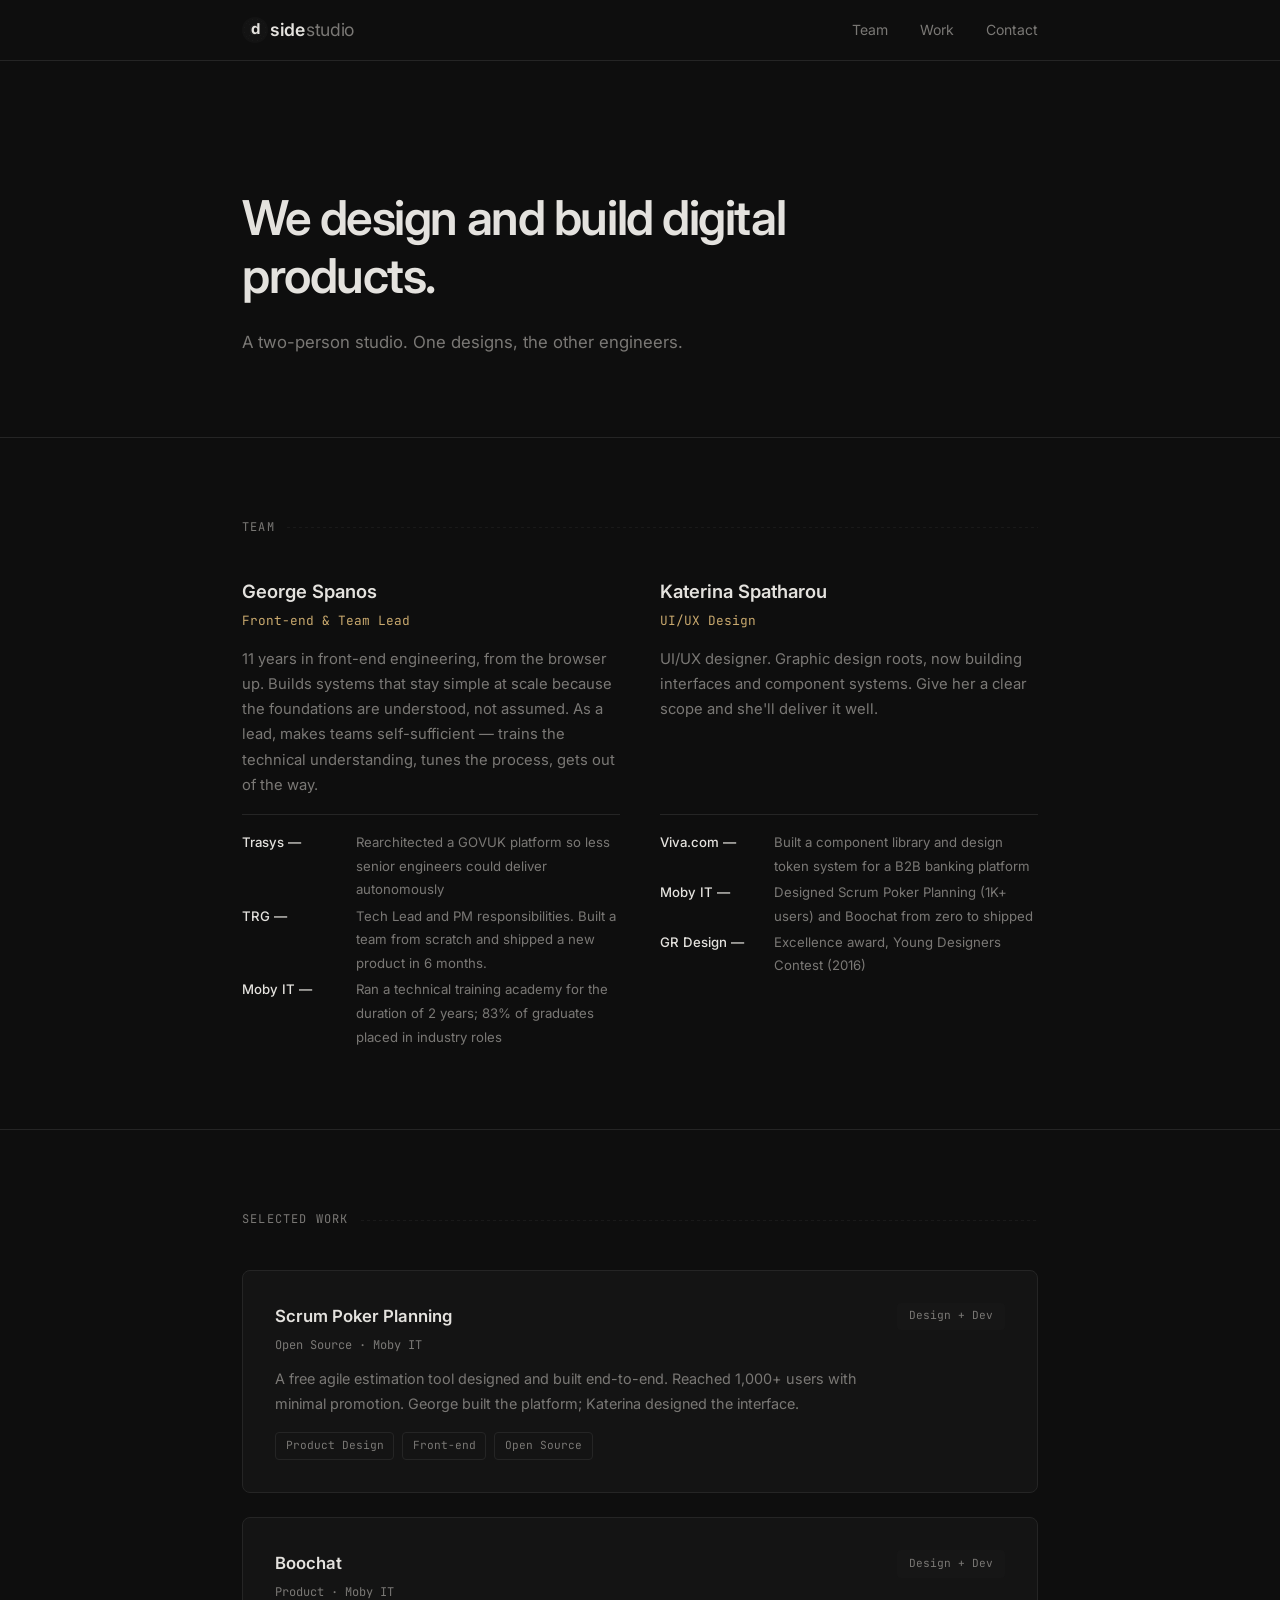
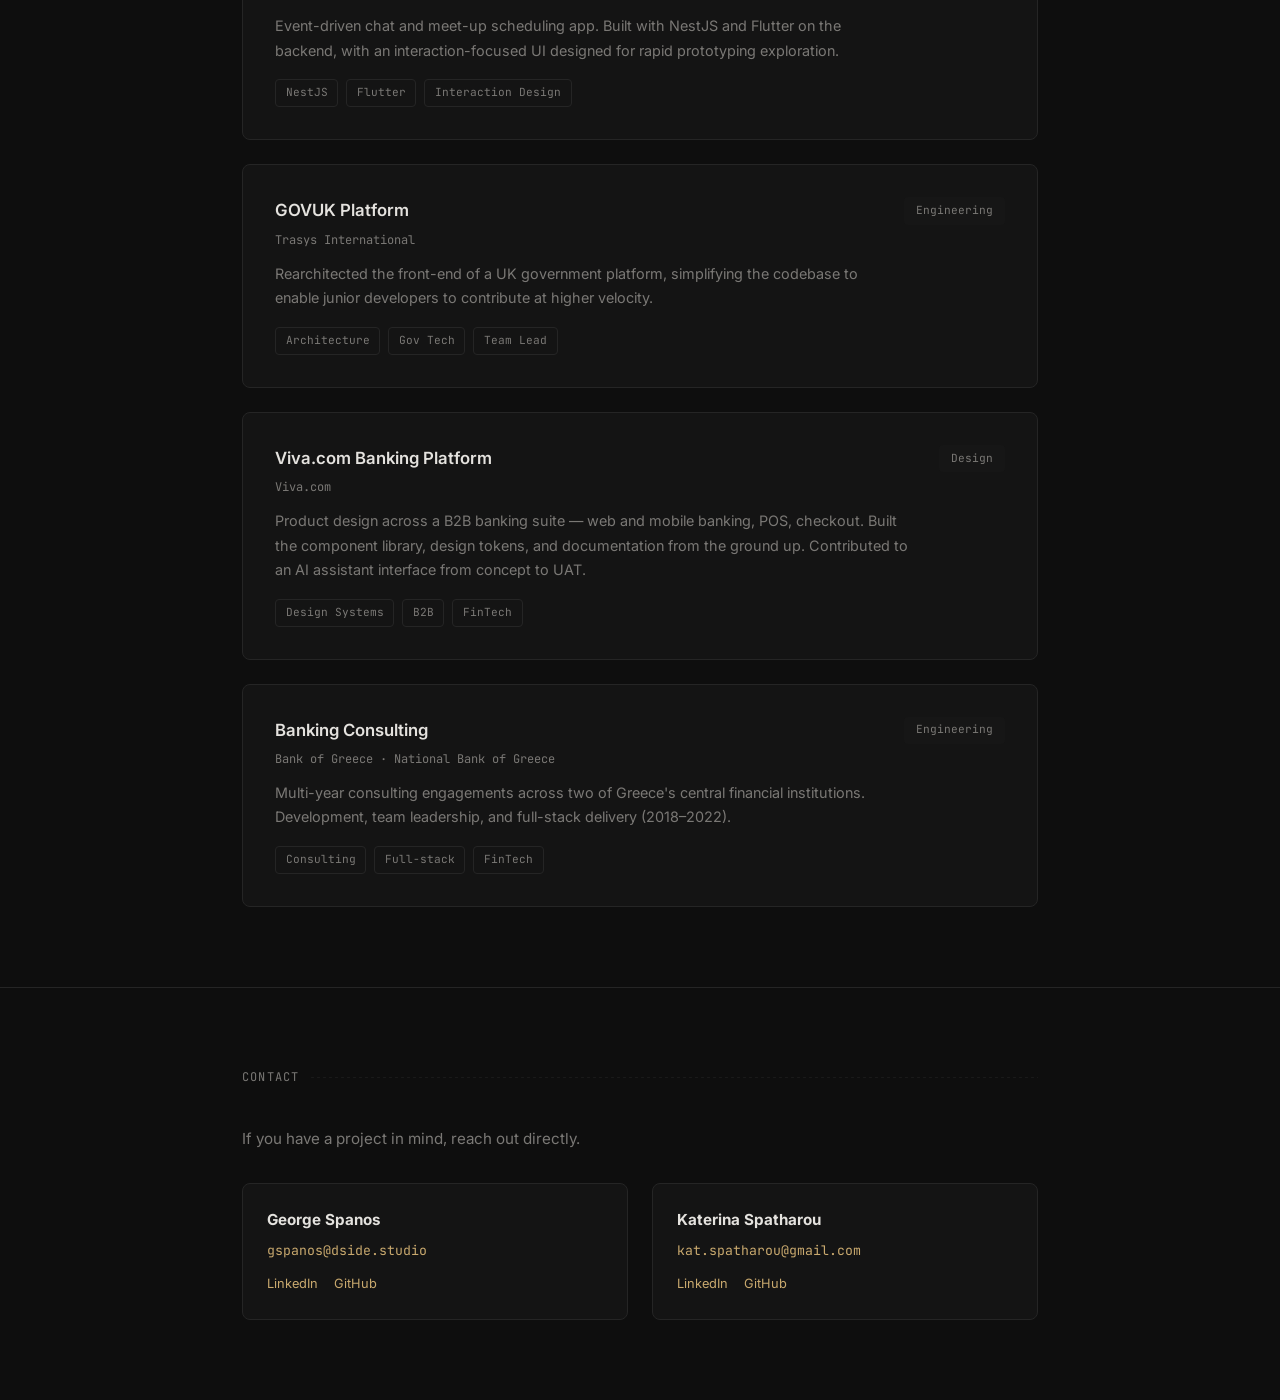
<file: site/index.html>
<!DOCTYPE html>
<html lang="en">
<head>
  <meta charset="UTF-8">
  <meta name="viewport" content="width=device-width, initial-scale=1.0">
  <title>dside studio</title>
  <link rel="preconnect" href="https://fonts.googleapis.com">
  <link rel="preconnect" href="https://fonts.gstatic.com" crossorigin>
  <link href="https://fonts.googleapis.com/css2?family=Inter:wght@400;500;600;700&family=JetBrains+Mono:wght@400;500&display=swap" rel="stylesheet">
  <link rel="stylesheet" href="style.css">
</head>
<body>

  <header>
    <nav>
      <div class="container">
        <a href="#hero" aria-label="dside studio home"><span class="vinyl-d"><b>d</b></span>side <span class="muted">studio</span></a>
        <ul>
          <li><a href="#team">Team</a></li>
          <li><a href="#work">Work</a></li>
          <li><a href="#contact">Contact</a></li>
        </ul>
      </div>
    </nav>
  </header>

  <main>

    <section id="hero">
      <div class="container">
        <h1>We design and build digital products.</h1>
        <p>A two-person studio. One designs, the other engineers.</p>
      </div>
    </section>

    <section id="team">
      <div class="container">
        <h2>Team</h2>
        <div class="team-grid">

          <article>
            <header>
              <h3>George Spanos</h3>
              <p>Front-end &amp; Team Lead</p>
            </header>
            <p>11 years in front-end engineering, from the browser up. Builds systems that stay simple at scale because the foundations are understood, not assumed. As a lead, makes teams self-sufficient &mdash; trains the technical understanding, tunes the process, gets out of the way.</p>
            <dl>
              <dt>Trasys</dt>
              <dd>Rearchitected a GOVUK platform so less senior engineers could deliver autonomously</dd>
              <dt>TRG</dt>
              <dd>Tech Lead and PM responsibilities. Built a team from scratch and shipped a new product in 6 months.</dd>
              <dt>Moby IT</dt>
              <dd>Ran a technical training academy for the duration of 2 years; 83% of graduates placed in industry roles</dd>
            </dl>
          </article>

          <article>
            <header>
              <h3>Katerina Spatharou</h3>
              <p>UI/UX Design</p>
            </header>
            <p>UI/UX designer. Graphic design roots, now building interfaces and component systems. Give her a clear scope and she'll deliver it well.</p>
            <dl>
              <dt>Viva.com</dt>
              <dd>Built a component library and design token system for a B2B banking platform</dd>
              <dt>Moby IT</dt>
              <dd>Designed Scrum Poker Planning (1K+ users) and Boochat from zero to shipped</dd>
              <dt>GR Design</dt>
              <dd>Excellence award, Young Designers Contest (2016)</dd>
            </dl>
          </article>

        </div>
      </div>
    </section>

    <section id="work">
      <div class="container">
        <h2>Selected Work</h2>
        <ul>

          <li>
            <article>
              <h3>Scrum Poker Planning</h3>
              <time>Open Source &middot; Moby IT</time>
              <p>A free agile estimation tool designed and built end-to-end. Reached 1,000+ users with minimal promotion. George built the platform; Katerina designed the interface.</p>
              <ul class="tags">
                <li>Product Design</li>
                <li>Front-end</li>
                <li>Open Source</li>
              </ul>
            </article>
            <mark>Design + Dev</mark>
          </li>

          <li>
            <article>
              <h3>Boochat</h3>
              <time>Product &middot; Moby IT</time>
              <p>Event-driven chat and meet-up scheduling app. Built with NestJS and Flutter on the backend, with an interaction-focused UI designed for rapid prototyping exploration.</p>
              <ul class="tags">
                <li>NestJS</li>
                <li>Flutter</li>
                <li>Interaction Design</li>
              </ul>
            </article>
            <mark>Design + Dev</mark>
          </li>

          <li>
            <article>
              <h3>GOVUK Platform</h3>
              <time>Trasys International</time>
              <p>Rearchitected the front-end of a UK government platform, simplifying the codebase to enable junior developers to contribute at higher velocity.</p>
              <ul class="tags">
                <li>Architecture</li>
                <li>Gov Tech</li>
                <li>Team Lead</li>
              </ul>
            </article>
            <mark>Engineering</mark>
          </li>

          <li>
            <article>
              <h3>Viva.com Banking Platform</h3>
              <time>Viva.com</time>
              <p>Product design across a B2B banking suite &mdash; web and mobile banking, POS, checkout. Built the component library, design tokens, and documentation from the ground up. Contributed to an AI assistant interface from concept to UAT.</p>
              <ul class="tags">
                <li>Design Systems</li>
                <li>B2B</li>
                <li>FinTech</li>
              </ul>
            </article>
            <mark>Design</mark>
          </li>

          <li>
            <article>
              <h3>Banking Consulting</h3>
              <time>Bank of Greece &middot; National Bank of Greece</time>
              <p>Multi-year consulting engagements across two of Greece's central financial institutions. Development, team leadership, and full-stack delivery (2018&ndash;2022).</p>
              <ul class="tags">
                <li>Consulting</li>
                <li>Full-stack</li>
                <li>FinTech</li>
              </ul>
            </article>
            <mark>Engineering</mark>
          </li>

        </ul>
      </div>
    </section>

    <section id="contact">
      <div class="container">
        <h2>Contact</h2>
        <p>If you have a project in mind, reach out directly.</p>
        <address>
          <article>
            <strong>George Spanos</strong>
            <a class="email" href="mailto:gspanos@dside.studio">gspanos@dside.studio</a>
            <nav>
              <a href="https://www.linkedin.com/in/george-spanos/" target="_blank" rel="noopener">LinkedIn</a>
              <a href="https://github.com/George-Spanos" target="_blank" rel="noopener">GitHub</a>
            </nav>
          </article>
          <article>
            <strong>Katerina Spatharou</strong>
            <a class="email" href="mailto:kat.spatharou@gmail.com">kat.spatharou@gmail.com</a>
            <nav>
              <a href="https://www.linkedin.com/in/katspatharou/" target="_blank" rel="noopener">LinkedIn</a>
              <a href="https://github.com" target="_blank" rel="noopener">GitHub</a>
            </nav>
          </artic
</file>
<file: site/style.css>
/* --- Reset & Base --- */
*, *::before, *::after { margin: 0; padding: 0; box-sizing: border-box; }

:root {
  --bg: #0e0e0e;
  --bg-raised: #161616;
  --fg: #e4e2de;
  --muted: #7a7875;
  --accent: #c9a96e;
  --border: #252525;
  --card-bg: #141414;
  --font-body: 'Inter', -apple-system, BlinkMacSystemFont, 'Segoe UI', sans-serif;
  --font-mono: 'JetBrains Mono', 'SF Mono', 'Fira Code', monospace;
}

html { scroll-behavior: smooth; font-size: 16px; }

body {
  font-family: var(--font-body);
  background: var(--bg);
  color: var(--fg);
  line-height: 1.6;
  -webkit-font-smoothing: antialiased;
}

::selection { background: var(--accent); color: var(--bg); }

a { color: var(--accent); text-decoration: none; }
a:hover { text-decoration: underline; }

/* --- Layout --- */
.container {
  max-width: 860px;
  margin: 0 auto;
  padding: 0 2rem;
}

section {
  padding: 5rem 0;
  border-bottom: 1px solid var(--border);
}

section:last-of-type { border-bottom: none; }

/* --- Nav --- */
header nav {
  position: sticky;
  top: 0;
  z-index: 100;
  background: var(--bg);
  border-bottom: 1px solid var(--border);
  padding: 1rem 0;
}

header nav .container {
  display: flex;
  justify-content: space-between;
  align-items: center;
}

/* --- Logo with vinyl D --- */
header nav a[aria-label] {
  font-size: 1.1rem;
  font-weight: 600;
  letter-spacing: -0.02em;
  color: var(--fg);
  display: flex;
  align-items: center;
  gap: 0.1rem;
  text-decoration: none;
}

header nav a[aria-label]:hover { text-decoration: none; }

header nav a[aria-label] span.muted { color: var(--muted); font-weight: 400; }

.vinyl-d {
  position: relative;
  display: inline-flex;
  align-items: center;
  justify-content: center;
  width: 1.5em;
  height: 1.5em;
}

.vinyl-d::before {
  content: '';
  position: absolute;
  width: 100%;
  height: 100%;
  border-radius: 50%;
  background:
    radial-gradient(circle, var(--bg) 12%, transparent 13%),
    radial-gradient(circle, var(--border) 28%, transparent 29%),
    radial-gradient(circle, transparent 42%, var(--border) 42.5%, transparent 43%),
    radial-gradient(circle, transparent 58%, var(--border) 58.5%, transparent 59%),
    radial-gradient(circle, transparent 74%, var(--border) 74.5%, transparent 75%),
    radial-gradient(circle, var(--bg-raised) 0%, var(--bg-raised) 100%);
  opacity: 0.7;
}

.vinyl-d b {
  position: relative;
  z-index: 1;
  font-weight: 700;
  font-size: 0.85em;
  color: var(--fg);
}

header nav ul {
  list-style: none;
  display: flex;
  gap: 2rem;
}

header nav ul a {
  color: var(--muted);
  font-size: 0.875rem;
  transition: color 0.2s;
}

header nav ul a:hover { color: var(--fg); text-decoration: none; }

/* --- Hero --- */
#hero {
  padding: 8rem 0 5rem;
}

#hero h1 {
  font-size: clamp(2rem, 4vw, 3rem);
  font-weight: 600;
  letter-spacing: -0.03em;
  line-height: 1.2;
  max-width: 640px;
}

#hero p {
  margin-top: 1.5rem;
  font-size: 1.05rem;
  color: var(--muted);
  max-width: 520px;
  line-height: 1.7;
}

/* --- Section headers --- */
section h2 {
  font-family: var(--font-mono);
  font-size: 0.75rem;
  font-weight: 400;
  text-transform: uppercase;
  letter-spacing: 0.1em;
  color: var(--muted);
  margin-bottom: 2.5rem;
  display: flex;
  align-items: center;
  gap: 0.75rem;
}

section h2::after {
  content: '';
  flex: 1;
  height: 1px;
  background: repeating-linear-gradient(
    to right,
    var(--border) 0px,
    var(--border) 3px,
    transparent 3px,
    transparent 6px
  );
  opacity: 0.5;
}

/* --- Team --- */
#team .team-grid {
  display: grid;
  grid-template-columns: 1fr 1fr;
  gap: 0 2.5rem;
  grid-template-rows: auto auto auto;
}

#team article {
  display: grid;
  grid-template-rows: subgrid;
  grid-row: span 3;
}

#team article header h3 {
  font-size: 1.15rem;
  font-weight: 600;
  margin-bottom: 0.25rem;
}

#team article header p {
  font-family: var(--font-mono);
  font-size: 0.8rem;
  color: var(--accent);
}

#team article > p {
  margin-top: 1rem;
  font-size: 0.925rem;
  color: var(--muted);
  line-height: 1.7;
  align-self: start;
}

#team article dl {
  margin-top: 1rem;
  padding-top: 1rem;
  border-top: 1px solid var(--border);
  font-size: 0.825rem;
  line-height: 1.8;
  display: grid;
  grid-template-columns: minmax(0, 8em) 1fr;
  gap: 0.15rem 0.5rem;
  align-self: start;
}

#team article dt {
  color: var(--fg);
  font-weight: 500;
}

#team article dt::after { content: ' \2014'; }

#team article dd {
  color: var(--muted);
}

/* --- Work --- */
#work ul {
  list-style: none;
  display: grid;
  gap: 1.5rem;
}

#work li {
  background: var(--card-bg);
  border: 1px solid var(--border);
  border-radius: 8px;
  padding: 2rem;
  display: grid;
  grid-template-columns: 1fr auto;
  align-items: start;
  gap: 1.5rem;
  transition: border-color 0.2s;
}

#work li:hover { border-color: var(--accent); }

#work li h3 {
  font-size: 1.05rem;
  font-weight: 600;
  margin-bottom: 0.4rem;
}

#work li time {
  font-family: var(--font-mono);
  font-size: 0.75rem;
  color: var(--muted);
  display: block;
  margin-bottom: 0.75rem;
}

#work li p {
  font-size: 0.9rem;
  color: var(--muted);
  line-height: 1.7;
}

#work li ul.tags {
  display: flex;
  flex-wrap: wrap;
  gap: 0.5rem;
  margin-top: 1rem;
}

#work li ul.tags li {
  font-family: var(--font-mono);
  font-size: 0.7rem;
  padding: 0.25rem 0.6rem;
  border: 1px solid var(--border);
  border-radius: 4px;
  color: var(--muted);
  background: transparent;
  display: inline;
}

#work li ul.tags li:hover { border-color: var(--border); }

#work li mark {
  font-family: var(--font-mono);
  font-size: 0.7rem;
  padding: 0.3rem 0.75rem;
  border-radius: 4px;
  background: var(--bg-raised);
  color: var(--muted);
  white-space: nowrap;
  align-self: start;
}

/* --- Contact --- */
#contact > .container > p {
  font-size: 0.95rem;
  color: var(--muted);
  margin-bottom: 2rem;
  max-width: 480px;
}

#contact address {
  display: grid;
  grid-template-columns: 1fr 1fr;
  gap: 1.5rem;
  font-style: normal;
}

#contact address article {
  padding: 1.5rem;
  border: 1px solid var(--border);
  border-radius: 8px;
  background: var(--card-bg);
}

#contact address article strong {
  display: block;
  font-size: 0.95rem;
  margin-bottom: 0.25rem;
}

#contact address article a.email {
  font-family: var(--font-mono);
  font-size: 0.825rem;
  color: var(--accent);
}

#contact address article nav {
  margin-top: 0.75rem;
  display: flex;
  gap: 1rem;
  font-size: 0.8rem;
}

/* --- Footer --- */
footer {
  padding: 2.5rem 0;
  text-align: center;
  font-size: 0.8rem;
  color: var(--muted);
}

footer .vinyl-mark {
  display: inline-block;
  width: 0.6em;
  height: 0.6em;
  border-radius: 50%;
  border: 1px solid var(--border);
  vertical-align: middle;
  margin: 0 0.15em;
  background: radial-gradient(circle, var(--bg) 30%, var(--border) 31%, var(--bg) 32%);
}

/* --- Responsive --- */
@media (max-width: 640px) {
  #team .team-grid,
  #contact address {
    grid-template-columns: 1fr;
  }

  #team .team-grid {
    grid-template-rows: auto;
  }

  #team article {
    grid-row: span 1;
    display: block;
    margin-bottom: 2.5rem;
  }

  #work li {
    grid-template-columns: 1fr;
  }

  #work li mark {
    justify-self: start;
    order: -1;
  }

  header nav ul { gap: 1.25rem; }

  section { padding: 3.5rem 0; }

  #hero { padding: 5rem 0 3.5rem; }
}
</file>
